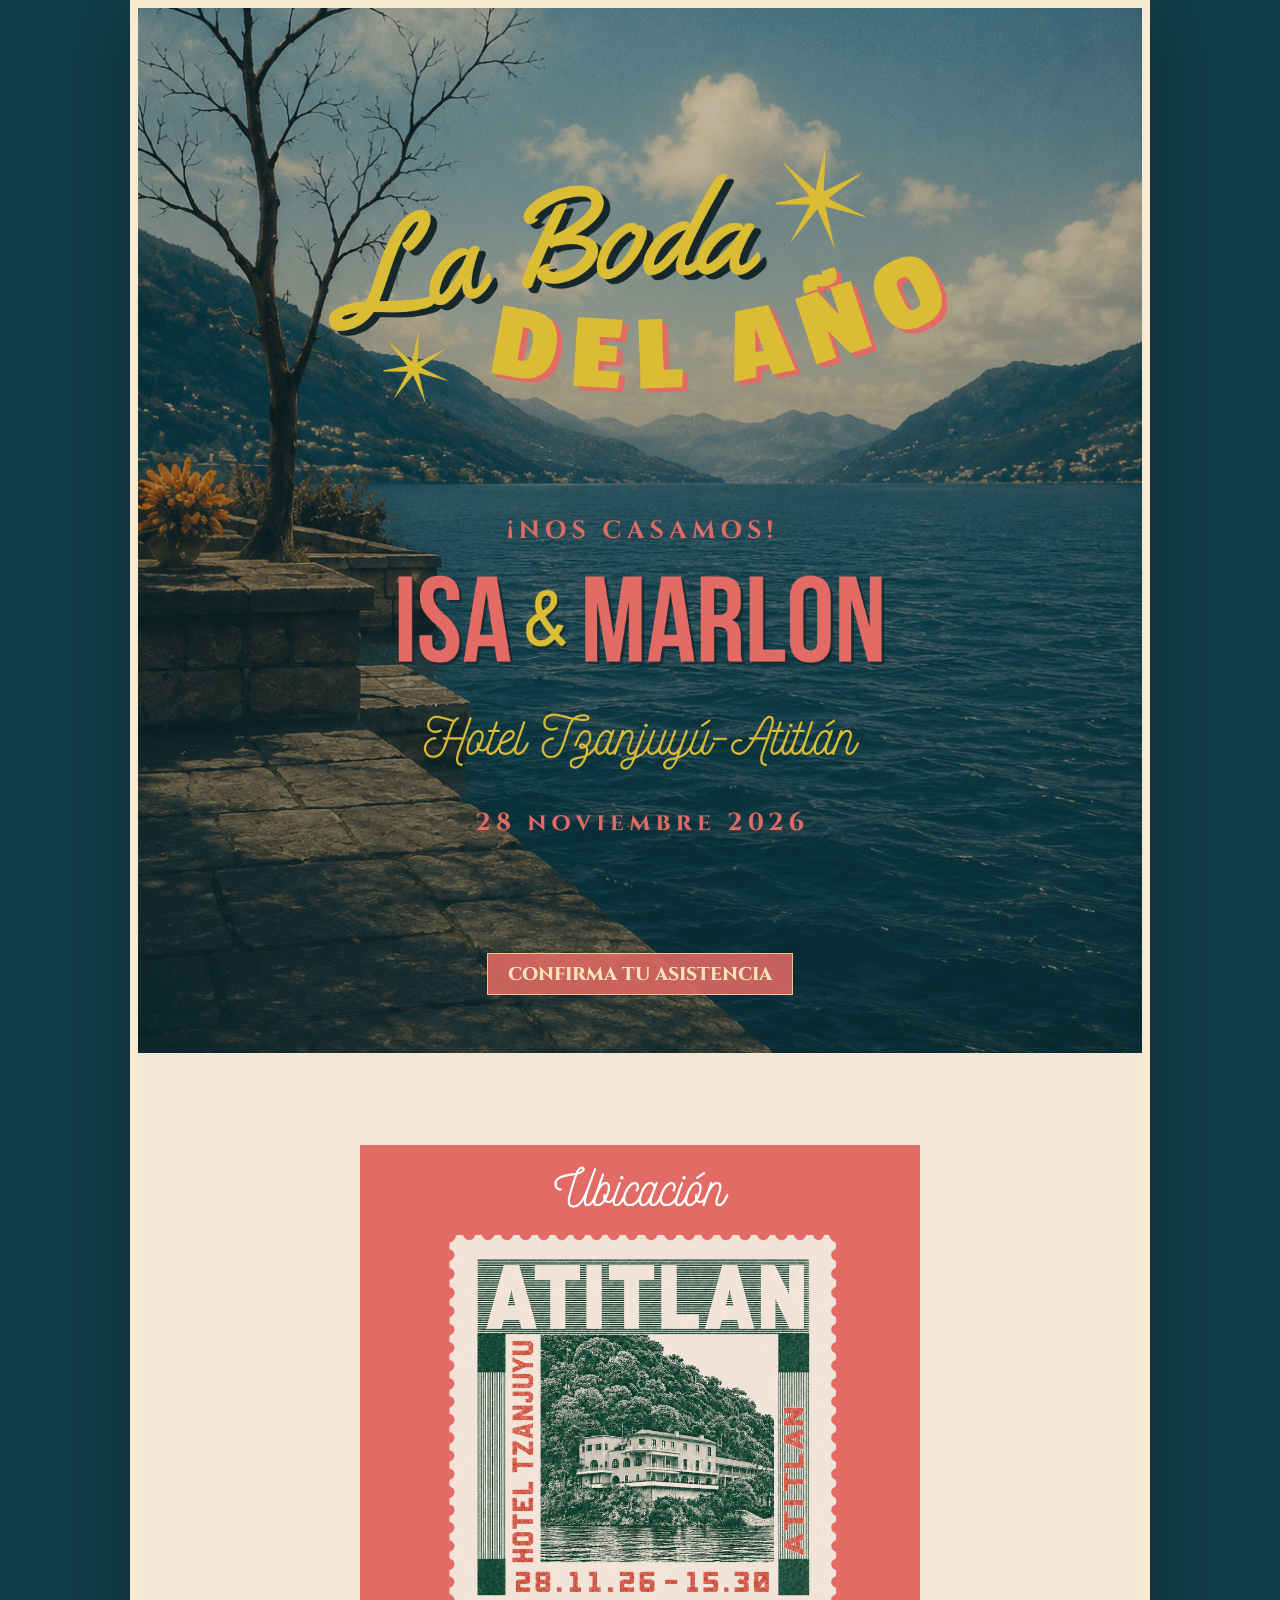
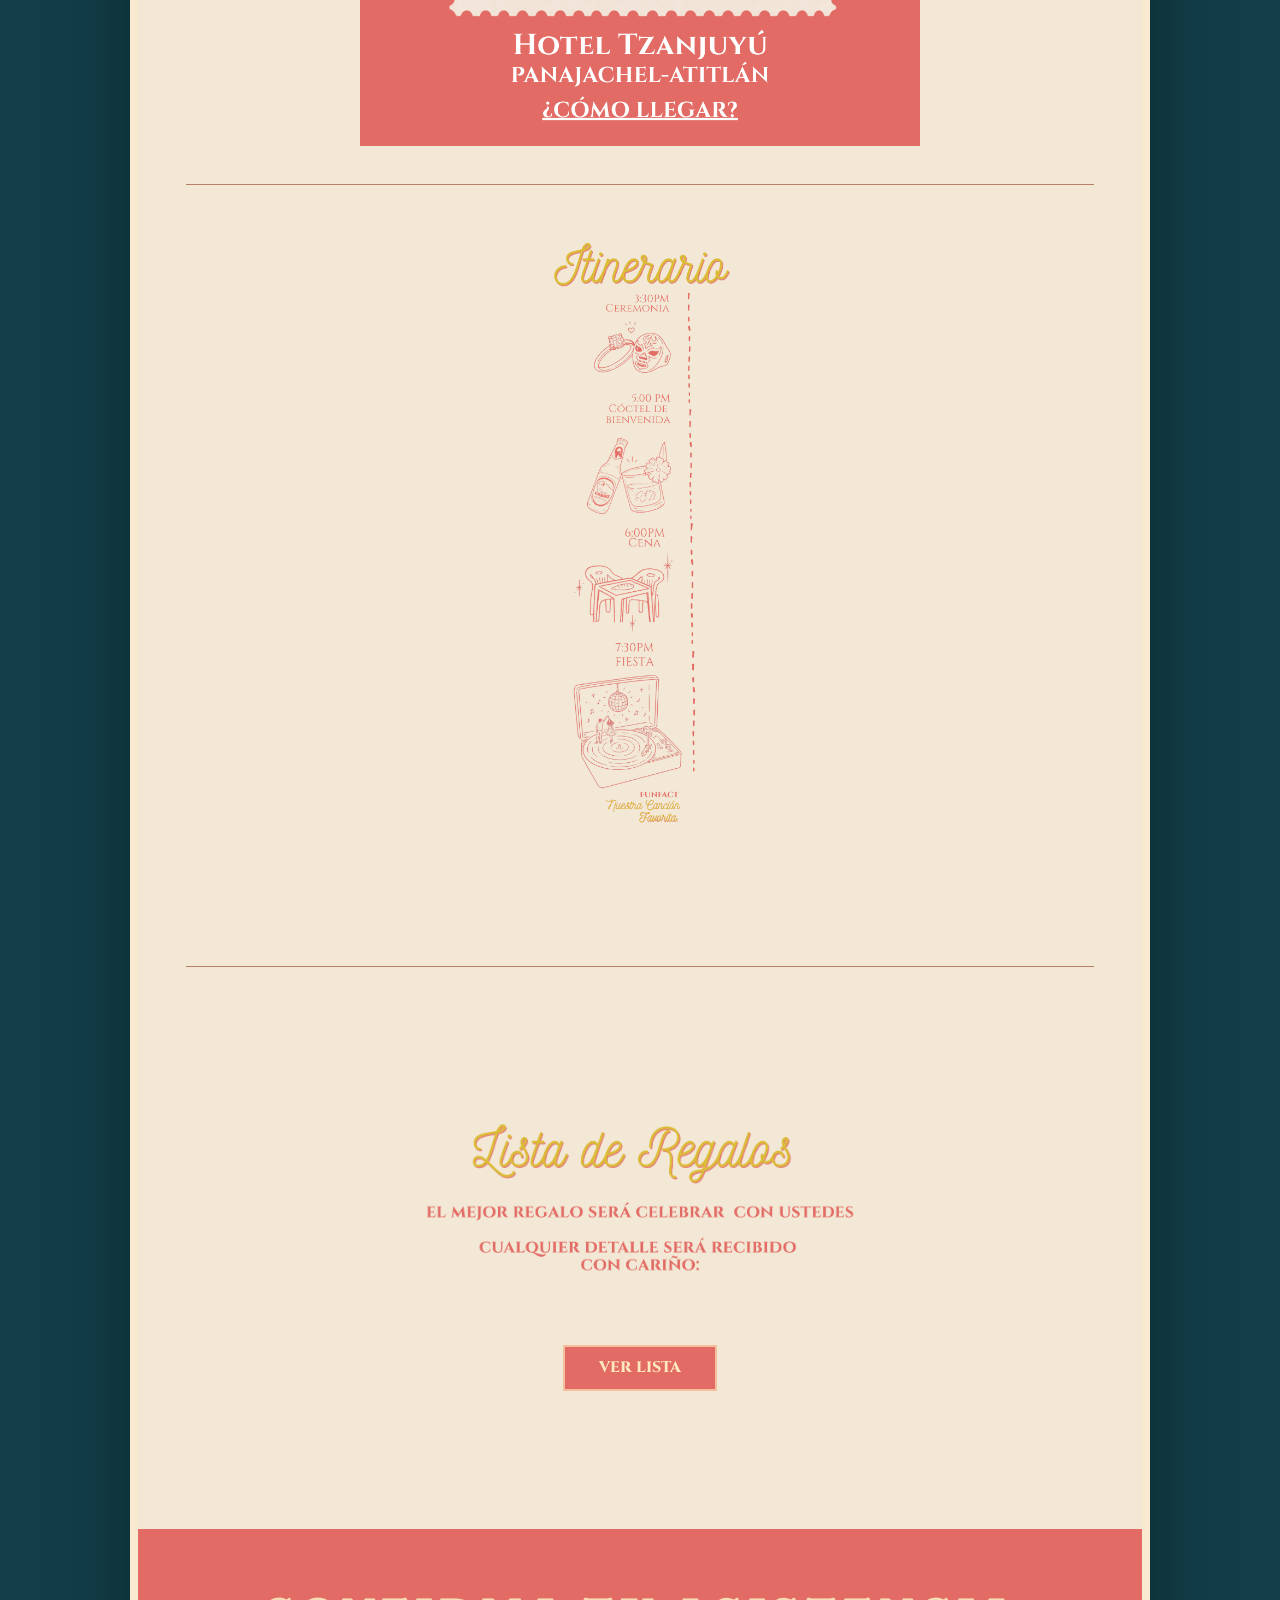
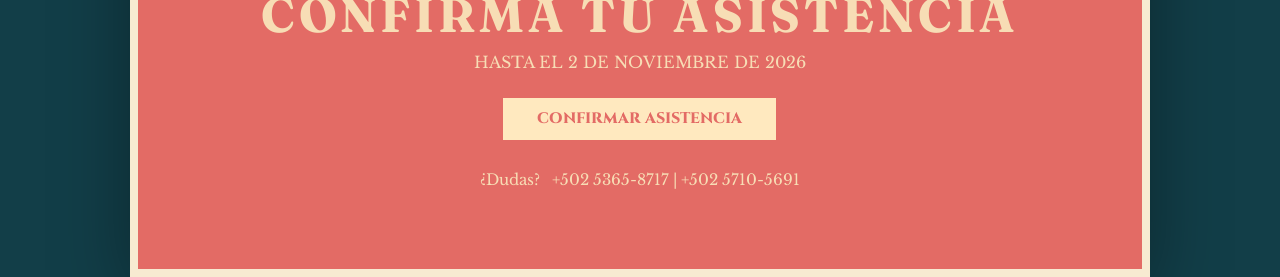
<file: index.html>
<!DOCTYPE html>
<html lang="es">
<head>
  <meta charset="UTF-8">
  <meta name="viewport" content="width=device-width, initial-scale=1.0">
  <meta name="robots" content="noindex, nofollow">
  <title>La Boda del Año | Los Fuentes Montes</title>
  <meta name="description" content="Nos casamos Isa y Marlon. 28 de noviembre de 2026 en Hotel Tzanjuyú.">
  <meta property="og:type" content="website">
  <meta property="og:site_name" content="Los Fuentes Montes">
  <meta property="og:title" content="La Boda del Año | Isa & Marlon">
  <meta property="og:description" content="Nos casamos Isa y Marlon. 28 de noviembre de 2026 en Hotel Tzanjuyú.">
  <meta property="og:url" content="https://losfuentesmontes.com/">
  <meta property="og:image" content="https://losfuentesmontes.com/assets/header-title.png">
  <meta property="og:image:secure_url" content="https://losfuentesmontes.com/assets/header-title.png">
  <meta property="og:image:type" content="image/png">
  <meta property="og:image:width" content="1025">
  <meta property="og:image:height" content="1100">
  <meta property="og:image:alt" content="La Boda del Año. Nos casamos Isa y Marlon. 28 de noviembre 2026. Hotel Tzanjuyú.">
  <meta name="twitter:card" content="summary_large_image">
  <meta name="twitter:title" content="La Boda del Año | Isa & Marlon">
  <meta name="twitter:description" content="Nos casamos Isa y Marlon. 28 de noviembre de 2026 en Hotel Tzanjuyú.">
  <meta name="twitter:image" content="https://losfuentesmontes.com/assets/header-title.png">
  <link rel="preconnect" href="https://fonts.googleapis.com">
  <link rel="preconnect" href="https://fonts.gstatic.com" crossorigin>
  <link href="https://fonts.googleapis.com/css2?family=Bebas+Neue&family=Cinzel:wght@600;700;800&family=Fraunces:opsz,wght@9..144,600;9..144,800&family=Great+Vibes&family=Libre+Baskerville:ital,wght@0,400;1,400;1,700&display=swap" rel="stylesheet">
  <link rel="stylesheet" href="styles.css">
</head>
<body>
  <main class="poster-shell">
    <section class="hero" id="inicio">
      <div class="hero-copy">
        <img class="header-title" src="assets/header-title.png" alt="La Boda del Año. Nos casamos Isa y Marlon. Qué se siente que me gustes tanto. 28 de noviembre 2026. Hotel Tzanjuyú">
      </div>

      <nav class="nav" aria-label="Navegación principal">
        <a href="#asistencia">Confirma tu asistencia</a>
      </nav>
    </section>

    <section class="details" id="historia">
      <article class="detail-card place">
        <a class="detail-image-link" href="https://waze.com/ul/h9fx5vec5w" target="_blank" rel="noopener" aria-label="Abrir ubicación en Waze">
          <img class="detail-image" src="assets/location.png" alt="Lugar: Hotel Tzanjuyú, Panajachel, Sololá">
        </a>
      </article>

      <article class="detail-card timeline" id="itinerario">
        <img class="detail-image timeline-desktop" src="assets/timeline.png" alt="Timeline: 3:30 PM ceremonia, 5:00 PM cóctel de bienvenida, 6:00 PM cena, 7:30 PM fiesta">
        <div class="timeline-mobile">
          <img class="detail-image" src="assets/timelinep1.png" alt="Timeline parte 1: 3:30 PM ceremonia y 5:00 PM cóctel de bienvenida">
          <img class="detail-image" src="assets/timelinep2.png" alt="Timeline parte 2: 6:00 PM cena y 7:30 PM fiesta">
        </div>
        <iframe class="spotify-embed" data-testid="embed-iframe" src="https://open.spotify.com/embed/track/25Gp0MpGdvrs4hL1u4L2TF?utm_source=generator" width="100%" height="152" frameborder="0" allowfullscreen allow="autoplay; clipboard-write; encrypted-media; fullscreen; picture-in-picture" loading="lazy" title="Canción de Spotify"></iframe>
      </article>

      <article class="detail-card gifts">
        <img class="gifts-image" src="assets/regalos.png" alt="Lista de regalos. Su presencia es nuestro mejor regalo. Si desean obsequiarnos algo, pueden hacerlo aquí:">
        <button class="button" type="button" data-open-gifts>Ver lista</button>
      </article>
    </section>

    <section class="rsvp" id="asistencia">
      <div class="rsvp-copy">
        <h2>Confirma tu asistencia</h2>
        <p>Hasta el 2 de noviembre de 2026</p>
        <button class="rsvp-button" type="button" data-open-rsvp>Confirmar asistencia</button>
        <p class="contact">¿Dudas? &nbsp; +502 5365-8717 | +502 5710-5691</p>
      </div>
    </section>
  </main>

  <div class="modal" data-rsvp-modal aria-hidden="true">
    <div class="modal-backdrop" data-close-rsvp></div>
    <form class="rsvp-form" data-rsvp-form data-rsvp-deadline="2026-11-03T00:00:00-06:00">
      <button class="modal-close" type="button" data-close-rsvp aria-label="Cerrar formulario">×</button>
      <h2>Confirma tu asistencia</h2>

      <label>
        Nombre del invitado
        <input type="text" name="guestName" autocomplete="name" required>
      </label>

      <label data-plus-one-field>
        Nombre del/la acompañante
        <input type="text" name="companionName" autocomplete="name">
      </label>

      <label class="checkbox-field" data-children-field>
        <input type="checkbox" name="hasChildren" data-children-checkbox>
        Vienen niños
      </label>

      <label class="children-count" data-children-count data-children-field>
        ¿Cuántos niños?
        <input type="number" name="childrenCount" min="1" step="1" disabled>
      </label>

      <button class="rsvp-button" type="submit">Enviar confirmación</button>
      <p class="form-message" data-form-message role="status"></p>
    </form>
  </div>

  <div class="modal" data-rsvp-expired-modal aria-hidden="true">
    <div class="modal-backdrop" data-close-rsvp-expired></div>
    <div class="rsvp-expired-panel" role="dialog" aria-modal="true" aria-labelledby="rsvp-expired-title">
      <button class="modal-close" type="button" data-close-rsvp-expired aria-label="Cerrar aviso">×</button>
      <h2 id="rsvp-expired-title">El plazo de confirmación finalizó</h2>
      <p>Si aún deseas acompañarnos, por favor comunícate con nosotros para consultar si todavía es posible confirmar tu asistencia:</p>
      <ul class="rsvp-contact-list" aria-label="Teléfonos de contacto">
        <li><strong>Marlon:</strong> <a href="tel:+50253658717">+502 5365-8717</a></li>
        <li><strong>Isabel:</strong> <a href="tel:+50257105691">+502 5710-5691</a></li>
      </ul>
      <p class="rsvp-expired-note">Con gusto te atenderemos.</p>
    </div>
  </div>

  <div class="modal dress-code-modal" data-dress-code-modal aria-hidden="true">
    <div class="modal-backdrop" data-close-dress-code></div>
    <div class="dress-code-panel" role="dialog" aria-modal="true" aria-label="Código de vestimenta">
      <button class="modal-close" type="button" data-close-dress-code aria-label="Cerrar código de vestimenta">×</button>
      <a class="image-modal-link" href="https://pin.it/5PqteODwO" target="_blank" rel="noopener" aria-label="Abrir inspiración de vestimenta para mujeres en Pinterest">
        <img class="dress-code-image" src="assets/women.png" alt="Código de vestimenta para mujeres">
      </a>
      <a class="image-modal-link" href="https://pin.it/4ujSHW59q" target="_blank" rel="noopener" aria-label="Abrir inspiración de vestimenta para hombres en Pinterest">
        <img class="dress-code-image" src="assets/hombres.png" alt="Código de vestimenta para hombres">
      </a>
    </div>
  </div>

  <div class="modal gifts-modal" data-gifts-modal aria-hidden="true">
    <div class="modal-backdrop" data-close-gifts></div>
    <div class="image-modal-panel" role="dialog" aria-modal="true" aria-label="Lista de regalos">
      <button class="modal-close" type="button" data-close-gifts aria-label="Cerrar lista de regalos">×</button>
      <a class="image-modal-link" href="https://www.cemaco.com/list/BodaFuentesMontes28112026" target="_blank" rel="noopener" aria-label="Abrir lista de regalos en Cemaco">
        <img class="image-modal-image" src="assets/bodasmax.png" alt="Lista de regalos en Bodas Max">
      </a>
      <a class="image-modal-link" href="https://simangiftregistry.web.app/table/20010533" target="_blank" rel="noopener" aria-label="Abrir lista de regalos en Bodas Siman">
        <img class="image-modal-image" src="assets/bodassiman.png" alt="Lista de regalos en Bodas Siman">
      </a>
    </div>
  </div>

  <script src="script.js"></script>
</body>
</html>
</file>
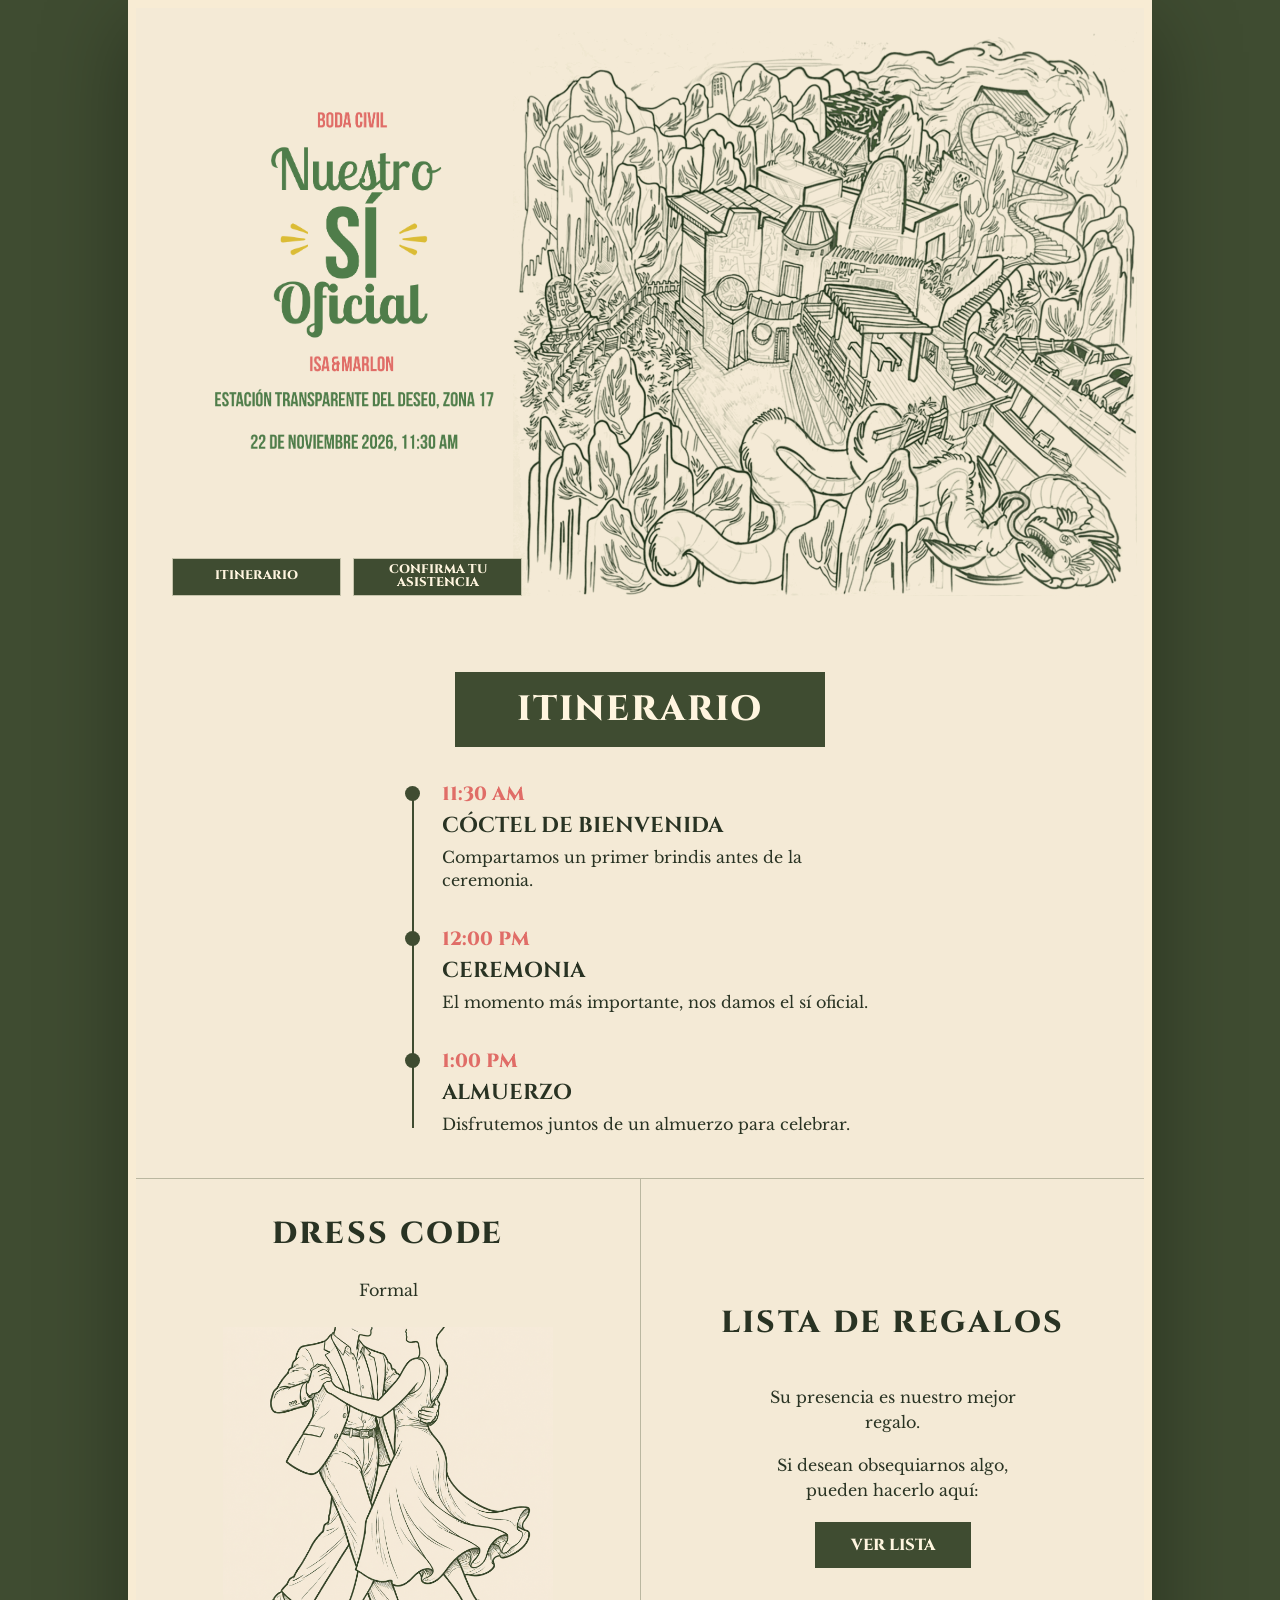
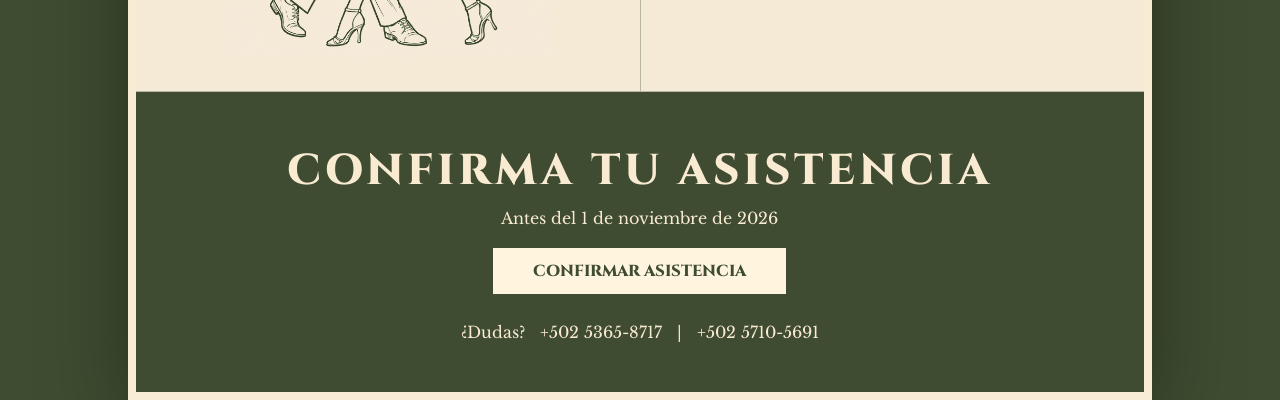
<file: civil/index.html>
<!DOCTYPE html>
<html lang="es">
<head>
  <meta charset="UTF-8">
  <meta name="viewport" content="width=device-width, initial-scale=1.0">
  <meta name="robots" content="noindex, nofollow">
  <title>Boda Civil | Isa & Marlon</title>
  <link rel="preconnect" href="https://fonts.googleapis.com">
  <link rel="preconnect" href="https://fonts.gstatic.com" crossorigin>
  <link href="https://fonts.googleapis.com/css2?family=Cinzel:wght@600;700;800&family=Libre+Baskerville:ital,wght@0,400;0,700;1,400&family=Parisienne&display=swap" rel="stylesheet">
  <link rel="stylesheet" href="/civil/style.css">
</head>
<body>
  <main class="civil-poster">
    <section class="civil-hero" id="inicio">
      <div class="hero-title">
        <img class="homepage-title" src="/civil/assets/homepage-title.png" alt="Boda civil. Isa y Marlon. Nuestro sí oficial. 24 de mayo de 2025. ¡Nos encantaría que nos acompañes!">
        <div class="hero-art-wrap">
          <img class="hero-art" src="/civil/assets/art.png" alt="" aria-hidden="true">
          <a class="hero-directions" href="https://waze.com/ul/h9fxem99bb" target="_blank" rel="noopener">¿Como llegar?</a>
          <nav class="civil-nav" aria-label="Navegación boda civil">
            <a href="#itinerario">Itinerario</a>
            <a href="#asistencia">Confirma tu asistencia</a>
          </nav>
        </div>
      </div>
    </section>

    <section class="itinerary" id="itinerario">
      <h2>Itinerario</h2>
      <div class="timeline">
        <ol class="timeline-list">
          <li>
            <time>11:30 AM</time>
            <h3>Cóctel de bienvenida</h3>
            <p>Compartamos un primer brindis antes de la ceremonia.</p>
          </li>
          <li>
            <time>12:00 PM</time>
            <h3>Ceremonia</h3>
            <p>El momento más importante, nos damos el sí oficial.</p>
          </li>
          <li>
            <time>1:00 PM</time>
            <h3>Almuerzo</h3>
            <p>Disfrutemos juntos de un almuerzo para celebrar.</p>
          </li>
        </ol>
      </div>
    </section>

    <section class="info-grid">
      <article class="dress-code">
        <h2>Dress code</h2>
        <p>Formal</p>
        <img class="dress-code-image" src="/civil/assets/dresscode.png" alt="Inspiración de vestimenta formal y semiformal para la boda civil" loading="lazy">
      </article>

      <article class="gifts">
        <h2>Lista de regalos</h2>
        <p>Su presencia es nuestro mejor regalo.</p>
        <p>Si desean obsequiarnos algo, pueden hacerlo aquí:</p>
        <button class="button" type="button" data-open-gifts>Ver lista</button>
      </article>
    </section>

    <section class="rsvp" id="asistencia">
      <div class="rsvp-copy">
        <h2>Confirma tu asistencia</h2>
        <p>Antes del 1 de noviembre de 2026</p>
        <button class="rsvp-button" type="button" data-open-rsvp>Confirmar asistencia</button>
        <p class="contact">¿Dudas? &nbsp; +502 5365-8717 &nbsp; | &nbsp; +502 5710-5691</p>
      </div>
    </section>

  </main>

  <div class="modal" data-rsvp-modal aria-hidden="true">
    <div class="modal-backdrop" data-close-rsvp></div>
    <form class="rsvp-form" data-rsvp-form data-allow-plus-one="true" data-rsvp-deadline="2026-11-01T00:00:00-06:00">
      <input type="hidden" name="sheetName" value="Sheet2">
      <button class="modal-close" type="button" data-close-rsvp aria-label="Cerrar formulario">×</button>
      <h2>Confirma tu asistencia</h2>

      <label>
        Nombre del invitado
        <input type="text" name="guestName" autocomplete="name" required>
      </label>

      <label data-plus-one-field>
        Nombre del/la acompañante
        <input type="text" name="companionName" autocomplete="name">
      </label>

      <label class="checkbox-field" data-children-field>
        <input type="checkbox" name="hasChildren" data-children-checkbox>
        Vienen niños
      </label>

      <label class="children-count" data-children-count data-children-field>
        ¿Cuántos niños?
        <input type="number" name="childrenCount" min="1" step="1" disabled>
      </label>

      <button class="rsvp-button" type="submit">Enviar confirmación</button>
      <p class="form-message" data-form-message role="status"></p>
    </form>
  </div>

  <div class="modal" data-rsvp-expired-modal aria-hidden="true">
    <div class="modal-backdrop" data-close-rsvp-expired></div>
    <div class="rsvp-expired-panel" role="dialog" aria-modal="true" aria-labelledby="rsvp-expired-title">
      <button class="modal-close" type="button" data-close-rsvp-expired aria-label="Cerrar aviso">×</button>
      <h2 id="rsvp-expired-title">El plazo de confirmación finalizó</h2>
      <p>Si aún deseas acompañarnos, por favor comunícate con nosotros para consultar si todavía es posible confirmar tu asistencia:</p>
      <ul class="rsvp-contact-list" aria-label="Teléfonos de contacto">
        <li><strong>Marlon:</strong> <a href="tel:+50253658717">+502 5365-8717</a></li>
        <li><strong>Isabel:</strong> <a href="tel:+50257105691">+502 5710-5691</a></li>
      </ul>
      <p class="rsvp-expired-note">Con gusto te atenderemos.</p>
    </div>
  </div>

  <div class="modal gifts-modal" data-gifts-modal aria-hidden="true">
    <div class="modal-backdrop" data-close-gifts></div>
    <div class="image-modal-panel" role="dialog" aria-modal="true" aria-label="Lista de regalos">
      <button class="modal-close" type="button" data-close-gifts aria-label="Cerrar lista de regalos">×</button>
      <a class="image-modal-link" href="https://www.cemaco.com/list/BodaFuentesMontes28112026" target="_blank" rel="noopener" aria-label="Abrir lista de regalos en Cemaco">
        <img class="image-modal-image" src="/assets/bodasmax.png" alt="Lista de regalos en Bodas Max">
      </a>
      <a class="image-modal-link" href="https://simangiftregistry.web.app/table/20010533" target="_blank" rel="noopener" aria-label="Abrir lista de regalos en Bodas Siman">
        <img class="image-modal-image" src="/assets/bodassiman.png" alt="Lista de regalos en Bodas Siman">
      </a>
    </div>
  </div>

  <script src="/script.js"></script>
</body>
</html>
</file>
<file: styles.css>
:root {
  --rose: #e36b65;
  --ink: #3d2a23;
}

* {
  box-sizing: border-box;
}

html {
  scroll-behavior: smooth;
}

body {
  margin: 0;
  color: var(--ink);
  background: #123e48;
  font-family: "Libre Baskerville", Georgia, serif;
}

a {
  color: inherit;
  text-decoration: none;
}

.poster-shell {
  width: min(100%, 1020px);
  margin: 0 auto;
  background: #F2E8D5;
  border: 8px solid #f7ead1;
  box-shadow: 0 18px 70px rgba(0, 0, 0, .35);
}

.hero {
  position: relative;
  min-height: 1040px;
  overflow: hidden;
  color: #f8d88a;
  background:
    linear-gradient(rgba(14, 53, 61, .18), rgba(14, 53, 61, .52)),
    url("assets/hero-vintage-lake.png") center / cover;
}

.nav {
  position: relative;
  z-index: 2;
  display: flex;
  align-items: center;
  justify-content: center;
  gap: clamp(14px, 4vw, 46px);
  padding: 0 36px 58px;
  color: #f6e3b8;
  font-family: "Cinzel", serif;
  font-weight: 800;
  font-size: clamp(.9rem, 1.8vw, 1.15rem);
  letter-spacing: 0;
  text-transform: uppercase;
}

.nav a {
  display: inline-flex;
  align-items: center;
  justify-content: center;
  min-height: 42px;
  padding: 0 20px;
  border: 1px solid rgba(247, 217, 143, .85);
  background: rgba(227, 107, 101, .86);
}

.hero-copy {
  position: relative;
  z-index: 1;
  display: grid;
  justify-items: center;
  padding: 105px 30px 80px;
  text-align: center;
}

.header-title {
  display: block;
  width: min(92%, 720px);
  max-height: 760px;
  height: auto;
  object-fit: contain;
}

.details {
  position: relative;
  display: grid;
  grid-template-columns: 1fr;
  gap: 0;
  padding: 54px 48px 42px;
  background: #F2E8D5;
}

.detail-card {
  position: relative;
  z-index: 1;
  min-height: 520px;
  padding: 38px 46px;
  border-bottom: 1px solid rgba(149, 72, 45, .65);
  text-align: center;
}

.detail-card:last-child {
  border-bottom: 0;
}

.place,
.timeline {
  display: grid;
  align-content: center;
  padding-inline: 24px;
}

.timeline {
  justify-items: center;
  gap: 28px;
  padding-bottom: 18px;
}

.timeline-mobile {
  display: none;
}

.detail-image {
  display: block;
  width: min(100%, 560px);
  height: auto;
  max-height: 660px;
  object-fit: contain;
  margin: 0 auto;
}

.detail-image-link {
  display: block;
  width: min(100%, 560px);
  margin: 0 auto;
  cursor: pointer;
  transition: filter .18s ease, transform .18s ease;
}

.detail-image-link:hover,
.detail-image-link:focus-visible {
  filter: drop-shadow(4px 6px 0 rgba(75, 42, 33, .22));
  transform: translateY(-3px);
}

.gifts {
  display: grid;
  align-content: center;
  justify-items: center;
  gap: 30px;
}

.gifts-image {
  display: block;
  width: min(100%, 430px);
  height: auto;
  max-height: 430px;
  object-fit: contain;
  margin: 0 auto;
}

.spotify-embed {
  display: block;
  width: min(100%, 520px);
  height: 96px;
  border: 0;
  border-radius: 12px;
}

.button,
.rsvp-button {
  display: inline-flex;
  align-items: center;
  justify-content: center;
  min-height: 46px;
  padding: 0 34px;
  color: #ffe9bf;
  background: var(--rose);
  border: 2px solid rgba(255, 235, 186, .65);
  font-family: "Cinzel", serif;
  font-size: .95rem;
  font-weight: 800;
  text-transform: uppercase;
}

.rsvp {
  position: relative;
  display: grid;
  grid-template-columns: 1fr;
  gap: 28px;
  align-items: center;
  justify-items: center;
  min-height: 340px;
  overflow: hidden;
  padding: 42px 44px;
  color: #f7ddb5;
  background:
    linear-gradient(90deg, rgba(227, 107, 101, .88), rgba(227, 107, 101, .96)),
    #e36b65;
}

.rsvp-copy {
  position: relative;
  z-index: 1;
  text-align: center;
}

.rsvp h2 {
  margin: 0 0 8px;
  font-family: "Fraunces", serif;
  font-size: clamp(2rem, 4.5vw, 3rem);
  text-transform: uppercase;
  letter-spacing: .08em;
}

.rsvp p {
  margin: 0 0 24px;
  font-size: 1rem;
  text-transform: uppercase;
}

.rsvp .rsvp-button {
  cursor: pointer;
  color: #e36b65;
  background: #ffe9bf;
  border-color: #e36b65;
  box-shadow: none;
  text-shadow: none;
}

.contact {
  margin-top: 28px !important;
  font-size: .95rem !important;
  text-transform: none !important;
}

.modal {
  position: fixed;
  inset: 0;
  z-index: 10;
  display: flex;
  align-items: center;
  justify-content: center;
  padding: 24px;
  opacity: 0;
  pointer-events: none;
  visibility: hidden;
  transition: opacity .26s ease, visibility 0s linear .26s;
}

.modal.is-open {
  opacity: 1;
  pointer-events: auto;
  visibility: visible;
  transition-delay: 0s;
}

.modal-backdrop {
  position: absolute;
  inset: 0;
  background: rgba(16, 32, 36, .72);
}

.rsvp-form,
.rsvp-expired-panel {
  position: relative;
  z-index: 1;
  display: grid;
  gap: 18px;
  width: min(100%, 460px);
  padding: 34px;
  color: var(--ink);
  background: #f4d7a9;
  border: 4px solid #f7ead1;
  box-shadow: 9px 11px 0 rgba(65, 36, 26, .35);
  opacity: 0;
  transform: translateY(14px) scale(.98);
  transition: opacity .26s ease, transform .26s ease;
}

.modal.is-open .rsvp-form,
.modal.is-open .rsvp-expired-panel {
  opacity: 1;
  transform: translateY(0) scale(1);
}

.dress-code-panel,
.image-modal-panel {
  position: relative;
  z-index: 1;
  display: grid;
  justify-items: center;
  gap: 0;
  width: min(100%, 640px);
  max-height: calc(100vh - 48px);
  overflow-y: auto;
  padding: 0;
  background: transparent;
  border: 0;
  box-shadow: none;
  opacity: 0;
  transform: translateY(14px) scale(.98);
  transition: opacity .26s ease, transform .26s ease;
}

.modal.is-open .dress-code-panel,
.modal.is-open .image-modal-panel {
  opacity: 1;
  transform: translateY(0) scale(1);
}

.image-modal-link {
  display: block;
  width: 100%;
}

.dress-code-image,
.image-modal-image {
  display: block;
  width: 100%;
  height: auto;
}

.rsvp-form h2,
.rsvp-expired-panel h2 {
  margin: 0 42px 6px 0;
  color: var(--rose);
  font-family: "Cinzel", serif;
  font-size: 1.7rem;
  font-weight: 800;
  text-transform: uppercase;
}

.rsvp-expired-panel p {
  margin: 0;
  line-height: 1.65;
}

.rsvp-contact-list {
  display: grid;
  gap: 12px;
  margin: 0;
  padding: 18px 20px;
  background: rgba(255, 243, 217, .72);
  border: 2px solid rgba(149, 72, 45, .35);
  list-style: none;
}

.rsvp-contact-list a {
  color: #8f3f3a;
  font-weight: 700;
  text-decoration: underline;
  text-underline-offset: 3px;
}

.rsvp-expired-note {
  color: var(--rose);
  font-weight: 700;
  text-align: center;
}

.rsvp-form label {
  display: grid;
  gap: 8px;
  font-family: "Cinzel", serif;
  font-size: .95rem;
  font-weight: 800;
  text-transform: uppercase;
}

.rsvp-form [hidden] {
  display: none !important;
}

.rsvp-form input {
  width: 100%;
  min-height: 46px;
  padding: 10px 12px;
  color: var(--ink);
  background: #fff3d9;
  border: 2px solid rgba(149, 72, 45, .7);
  font-family: "Libre Baskerville", Georgia, serif;
  font-size: 1rem;
}

.checkbox-field {
  display: flex !important;
  align-items: center;
  gap: 12px !important;
}

.checkbox-field input {
  width: 20px;
  min-height: 20px;
  accent-color: var(--rose);
}

.children-count {
  display: none !important;
}

.children-count.is-visible {
  display: grid !important;
}

.modal-close {
  position: absolute;
  top: 18px;
  right: 18px;
  width: 36px;
  height: 36px;
  cursor: pointer;
  color: #f8dfb7;
  background: var(--rose);
  border: 2px solid #f7e0b6;
  font-size: 1.6rem;
  line-height: 1;
}

.form-message {
  min-height: 1.4em;
  margin: 0;
  color: var(--rose);
  font-family: "Cinzel", serif;
  font-weight: 800;
  font-size: .95rem;
  text-align: center;
}

.loading-dots {
  position: relative;
  display: inline-block;
  width: 1.35em;
  height: 1.35em;
  margin-left: .45em;
  vertical-align: -.32em;
}

.loading-dots span {
  position: absolute;
  top: 50%;
  left: 50%;
  width: .25em;
  height: .25em;
  margin: -.125em;
  background: currentColor;
  border-radius: 50%;
  animation: loading-orbit 1s linear infinite;
}

.loading-dots span:nth-child(2) {
  animation-delay: -.33s;
}

.loading-dots span:nth-child(3) {
  animation-delay: -.66s;
}

@keyframes loading-orbit {
  from {
    transform: rotate(0deg) translateX(.52em) rotate(0deg);
  }

  to {
    transform: rotate(360deg) translateX(.52em) rotate(-360deg);
  }
}

@media (max-width: 820px) {
  .poster-shell {
    border-width: 4px;
  }

  .hero {
    min-height: 100px;
  }

  .nav {
    flex-wrap: nowrap;
    gap: 8px;
    padding: 0 8px 42px;
    font-size: clamp(.58rem, 2.4vw, .78rem);
  }

  .nav a {
    min-height: 38px;
    padding: 0 8px;
    white-space: nowrap;
  }

  .hero-copy {
    padding: 56px 18px 32px;
  }

  .header-title {
    width: min(92vw, 390px);
    max-height: 620px;
  }

  .details {
    grid-template-columns: 1fr;
    padding: 40px 20px;
  }

  .detail-card {
    min-height: auto;
    padding: 34px 0;
    border-bottom: 1px solid rgba(149, 72, 45, .65);
  }

  .detail-card:first-child {
    padding-top: 0;
  }

  .detail-card:last-child {
    border-bottom: 0;
  }

  .detail-image {
    width: min(100%, 430px);
    height: auto;
    max-height: 620px;
  }

  .detail-image-link {
    width: min(100%, 430px);
  }

  .place,
  .timeline {
    padding-inline: 0;
  }

  .timeline {
    padding-bottom: 12px;
  }

  .timeline-desktop {
    display: none;
  }

  .timeline-mobile {
    display: grid;
    justify-items: center;
    gap: 0;
    width: 100%;
  }

  .gifts {
    gap: 24px;
  }

  .gifts-image {
    width: min(100%, 360px);
    max-height: 380px;
  }

  .spotify-embed {
    width: min(100%, 430px);
  }

  .rsvp {
    grid-template-columns: 1fr;
    gap: 24px;
    padding: 38px 24px;
  }

  .contact {
    line-height: 1.8;
  }
}
</file>
<file: civil/style.css>
:root {
  --paper: #f4ead6;
  --paper-deep: #ead8bb;
  --ink: #293323;
  --green: #3f4c31;
  --gold: #b58a4a;
  --rose: #e06d67;
  --cream: #fff5df;
}

* {
  box-sizing: border-box;
}

html {
  scroll-behavior: smooth;
}

body {
  margin: 0;
  color: var(--ink);
  background: var(--green);
  font-family: "Libre Baskerville", Georgia, serif;
}

body::before {
  content: none;
}

a {
  color: inherit;
  text-decoration: none;
}

button,
input {
  font: inherit;
}

.civil-poster {
  width: min(100%, 1024px);
  margin: 0 auto;
  overflow: hidden;
  background: var(--paper);
  border: 8px solid #f8ecd4;
  box-shadow: 0 24px 80px rgba(0, 0, 0, .35);
}

.civil-nav {
  z-index: 3;
  display: grid;
  grid-template-columns: repeat(2, minmax(0, 1fr));
  align-items: center;
  justify-content: center;
  gap: 12px;
  grid-column: 1;
  grid-row: 2;
  width: min(100%, 350px);
  margin-top: 16px;
  font-family: "Cinzel", serif;
  font-size: clamp(.62rem, 1vw, .78rem);
  font-weight: 800;
  text-transform: uppercase;
}

.civil-nav a {
  display: inline-flex;
  align-items: center;
  justify-content: center;
  min-height: 38px;
  padding: 0 10px;
  color: var(--cream);
  background: var(--green);
  border: 1px solid rgba(255, 245, 223, .7);
  line-height: 1;
  text-align: center;
}

.civil-nav a:hover,
.civil-nav a:focus-visible {
  background: var(--rose);
}

.civil-hero {
  position: relative;
  display: grid;
  place-items: center;
  min-height: 520px;
  padding: 24px 36px 48px;
  text-align: center;
}

.hero-title {
  position: relative;
  z-index: 2;
  display: grid;
  grid-template-columns: minmax(260px, 370px) minmax(0, 1fr);
  grid-template-rows: auto auto;
  gap: 0;
  align-items: end;
  justify-items: start;
  width: 100%;
}

.homepage-title {
  grid-column: 1;
  grid-row: 1;
  display: block;
  width: min(100%, 360px);
  max-height: 390px;
  height: auto;
  object-fit: contain;
  object-position: center;
}

.hero-art-wrap {
  display: contents;
}

.hero-art {
  grid-column: 2;
  grid-row: 1 / span 2;
  align-self: end;
  justify-self: center;
  display: block;
  width: min(112%, 720px);
  height: auto;
  object-position: center;
  pointer-events: none;
}

.hero-directions {
  display: none;
  align-items: center;
  justify-content: center;
  min-height: 44px;
  margin-top: 14px;
  padding: 0 22px;
  color: var(--green);
  border: 1px solid rgba(63, 76, 49, .7);
  font-family: "Cinzel", serif;
  font-size: clamp(1rem, 2.4vw, 1.3rem);
  font-weight: 800;
  text-transform: uppercase;
}

.hero-directions:hover,
.hero-directions:focus-visible {
  color: var(--cream);
  background: var(--rose);
  border-color: var(--rose);
}

.eyebrow,
.date,
.names,
.itinerary h2,
.info-grid h2,
.rsvp h2 {
  font-family: "Cinzel", serif;
  font-weight: 800;
  text-transform: uppercase;
}

.eyebrow {
  margin: 0 0 14px;
  color: var(--green);
  font-size: 1.35rem;
  letter-spacing: .18em;
}

.hero-title h1 {
  margin: 0;
  color: var(--green);
  font-family: "Cinzel", serif;
  font-size: clamp(4rem, 12vw, 8.6rem);
  line-height: .84;
  text-transform: uppercase;
}

.hero-title h1 span {
  display: block;
  font-size: 1.55em;
  line-height: .78;
}

.hero-title h1::after {
  display: block;
  content: "Oficial";
  color: var(--rose);
}

.names {
  margin: 22px 0 12px;
  font-size: clamp(1.5rem, 4vw, 2.35rem);
  letter-spacing: .08em;
}

.date {
  margin: 0 0 28px;
  color: var(--green);
  font-size: clamp(1rem, 2.6vw, 1.35rem);
  letter-spacing: .09em;
}

.intro,
.invitation {
  width: min(100%, 380px);
  margin: 0 auto 14px;
  line-height: 1.55;
}

.invitation {
  font-style: italic;
  font-weight: 700;
}

.itinerary {
  padding: 0 26px 42px;
  border-bottom: 1px solid rgba(63, 76, 49, .32);
}

.itinerary h2 {
  width: fit-content;
  margin: 28px auto 34px;
  padding: 14px 62px;
  color: var(--cream);
  background: var(--green);
  font-size: clamp(1.6rem, 4vw, 2.2rem);
  letter-spacing: .05em;
}

.timeline {
  display: grid;
  grid-template-columns: minmax(260px, 480px);
  justify-content: center;
}

.timeline-list {
  position: relative;
  display: grid;
  gap: 34px;
  margin: 0;
  padding: 0 0 0 42px;
  list-style: none;
}

.timeline-list::before {
  position: absolute;
  top: 8px;
  bottom: 8px;
  left: 12px;
  width: 2px;
  content: "";
  background: var(--green);
}

.timeline-list li {
  position: relative;
}

.timeline-list li::before {
  position: absolute;
  top: 5px;
  left: -37px;
  width: 15px;
  height: 15px;
  content: "";
  background: var(--green);
  border-radius: 999px;
}

.timeline-list time {
  color: var(--rose);
  font-family: "Cinzel", serif;
  font-size: 1.2rem;
  font-weight: 800;
}

.timeline-list h3 {
  margin: 4px 0 6px;
  font-family: "Cinzel", serif;
  font-size: 1.35rem;
  text-transform: uppercase;
}

.timeline-list p {
  margin: 0;
  line-height: 1.45;
}

.info-grid {
  display: grid;
  grid-template-columns: 1fr 1fr;
  border-bottom: 1px solid rgba(63, 76, 49, .32);
}

.info-grid article {
  min-height: 280px;
  padding: 34px 28px;
  text-align: center;
}

.info-grid article + article {
  border-left: 1px solid rgba(63, 76, 49, .32);
}

.info-grid h2 {
  margin: 0 0 24px;
  font-size: clamp(1.4rem, 3vw, 1.9rem);
  letter-spacing: .08em;
}

.dress-code p,
.gifts p {
  margin: 18px auto 0;
  max-width: 280px;
  line-height: 1.55;
}

.dress-code-image {
  display: block;
  width: min(100%, 330px);
  height: auto;
  margin: 24px auto 0;
}

.gifts {
  display: grid;
  align-content: center;
  justify-items: center;
}

.button,
.rsvp-button {
  display: inline-flex;
  align-items: center;
  justify-content: center;
  min-height: 46px;
  margin-top: 20px;
  padding: 0 36px;
  color: var(--cream);
  background: var(--green);
  border: 0;
  font-family: "Cinzel", serif;
  font-weight: 800;
  text-transform: uppercase;
  cursor: pointer;
}

.button:hover,
.button:focus-visible,
.rsvp-button:hover,
.rsvp-button:focus-visible {
  background: #52613f;
}

.rsvp {
  position: relative;
  display: grid;
  place-items: center;
  min-height: 300px;
  overflow: hidden;
  padding: 48px 34px;
  color: #f9ead2;
  background: var(--green);
  text-align: center;
}

.rsvp-copy {
  position: relative;
  z-index: 2;
}

.rsvp h2 {
  margin: 0 0 8px;
  font-size: clamp(1.9rem, 4vw, 2.7rem);
  letter-spacing: .09em;
}

.rsvp p {
  margin: 0;
}

.rsvp-button {
  margin: 20px 0 28px;
  padding: 0 40px;
  color: var(--green);
  background: var(--cream);
}

.rsvp-button:hover,
.rsvp-button:focus-visible {
  color: var(--cream);
}

.rsvp .contact {
  margin: 0;
}

.modal {
  position: fixed;
  inset: 0;
  z-index: 10;
  display: none;
  align-items: center;
  justify-content: center;
  padding: 22px;
}

.modal.is-open {
  display: flex;
}

.modal-backdrop {
  position: absolute;
  inset: 0;
  background: rgba(27, 30, 22, .68);
}

.rsvp-form,
.rsvp-expired-panel,
.image-modal-panel {
  position: relative;
  z-index: 1;
  width: min(100%, 480px);
  max-height: min(92vh, 760px);
  overflow: auto;
  padding: 34px;
  background: var(--paper);
  border: 2px solid var(--gold);
  box-shadow: 0 20px 60px rgba(0, 0, 0, .35);
}

.rsvp-form {
  display: grid;
  gap: 18px;
}

.rsvp-expired-panel {
  display: grid;
  gap: 18px;
}

.rsvp-form h2,
.rsvp-expired-panel h2 {
  margin: 0;
  font-family: "Cinzel", serif;
  text-align: center;
  text-transform: uppercase;
}

.rsvp-expired-panel p {
  margin: 0;
  line-height: 1.65;
}

.rsvp-contact-list {
  display: grid;
  gap: 12px;
  margin: 0;
  padding: 18px 20px;
  background: #fff9ee;
  border: 1px solid rgba(63, 76, 49, .35);
  list-style: none;
}

.rsvp-contact-list a {
  color: var(--green);
  font-weight: 700;
  text-underline-offset: 3px;
}

.rsvp-expired-note {
  color: var(--green);
  font-weight: 700;
  text-align: center;
}

.rsvp-form label {
  display: grid;
  gap: 8px;
  font-size: .95rem;
}

.rsvp-form [hidden] {
  display: none !important;
}

.rsvp-form input[type="text"],
.rsvp-form input[type="number"] {
  width: 100%;
  min-height: 44px;
  padding: 8px 12px;
  border: 1px solid rgba(63, 76, 49, .45);
  background: #fff9ee;
}

.checkbox-field {
  display: flex;
  grid-template-columns: auto 1fr;
  align-items: center;
}

.children-count {
  display: none;
}

.children-count.is-visible {
  display: grid;
}

.modal-close {
  position: absolute;
  top: 10px;
  right: 12px;
  width: 34px;
  height: 34px;
  color: var(--green);
  background: transparent;
  border: 0;
  font-size: 1.8rem;
  line-height: 1;
  cursor: pointer;
}

.form-message {
  min-height: 24px;
  margin: 0;
  text-align: center;
}

.loading-dots span {
  display: inline-block;
  width: 5px;
  height: 5px;
  margin-left: 3px;
  background: currentColor;
  border-radius: 999px;
  animation: pulse 1s infinite ease-in-out;
}

.loading-dots span:nth-child(2) {
  animation-delay: .15s;
}

.loading-dots span:nth-child(3) {
  animation-delay: .3s;
}

.image-modal-panel {
  display: grid;
  justify-items: center;
  gap: 0;
  width: min(100%, 640px);
  max-height: calc(100vh - 48px);
  overflow-y: auto;
  padding: 0;
  background: transparent;
  border: 0;
  box-shadow: none;
}

.image-modal-link {
  display: block;
  width: 100%;
}

.image-modal-image {
  display: block;
  width: 100%;
  height: auto;
}

@keyframes pulse {
  0%,
  80%,
  100% {
    opacity: .35;
    transform: translateY(0);
  }

  40% {
    opacity: 1;
    transform: translateY(-2px);
  }
}

@media (max-width: 760px) {
  .civil-poster {
    border-width: 0;
  }

  .civil-nav {
    gap: 10px;
    grid-column: auto;
    grid-row: auto;
    width: min(92%, 520px);
    margin-top: 10px;
    font-size: clamp(.72rem, 3vw, .9rem);
  }

  .civil-nav a {
    min-height: 48px;
  }

  .civil-hero {
    min-height: auto;
    padding: 24px 0 42px;
  }

  .hero-title {
    grid-template-columns: 1fr;
    grid-template-rows: auto;
    width: 100%;
    justify-items: center;
  }

  .homepage-title {
    width: min(92%, 390px);
    max-height: 620px;
  }

  .hero-art-wrap {
    display: grid;
    justify-items: center;
    width: min(100%, 520px);
    margin-top: -12px;
  }

  .hero-art {
    grid-column: auto;
    grid-row: auto;
    width: 100%;
    opacity: 1;
  }

  .hero-directions {
    display: inline-flex;
    min-height: 42px;
    margin-top: 12px;
    padding: 0 18px;
    font-size: clamp(.9rem, 3.8vw, 1.05rem);
  }

  .timeline,
  .info-grid {
    grid-template-columns: 1fr;
  }

  .timeline {
    gap: 28px;
  }

  .info-grid article + article {
    border-top: 1px solid rgba(63, 76, 49, .32);
    border-left: 0;
  }

}

@media (max-width: 520px) {
  .civil-nav {
    font-size: clamp(.64rem, 3.2vw, .78rem);
  }

  .civil-nav a {
    min-height: 46px;
    padding: 0 8px;
  }

  .civil-hero {
    min-height: auto;
  }

  .homepage-title {
    width: min(92vw, 390px);
  }

  .itinerary h2 {
    padding-inline: 36px;
  }

  .timeline-list {
    padding-left: 36px;
  }

  .contact {
    line-height: 1.8;
  }

}
</file>
